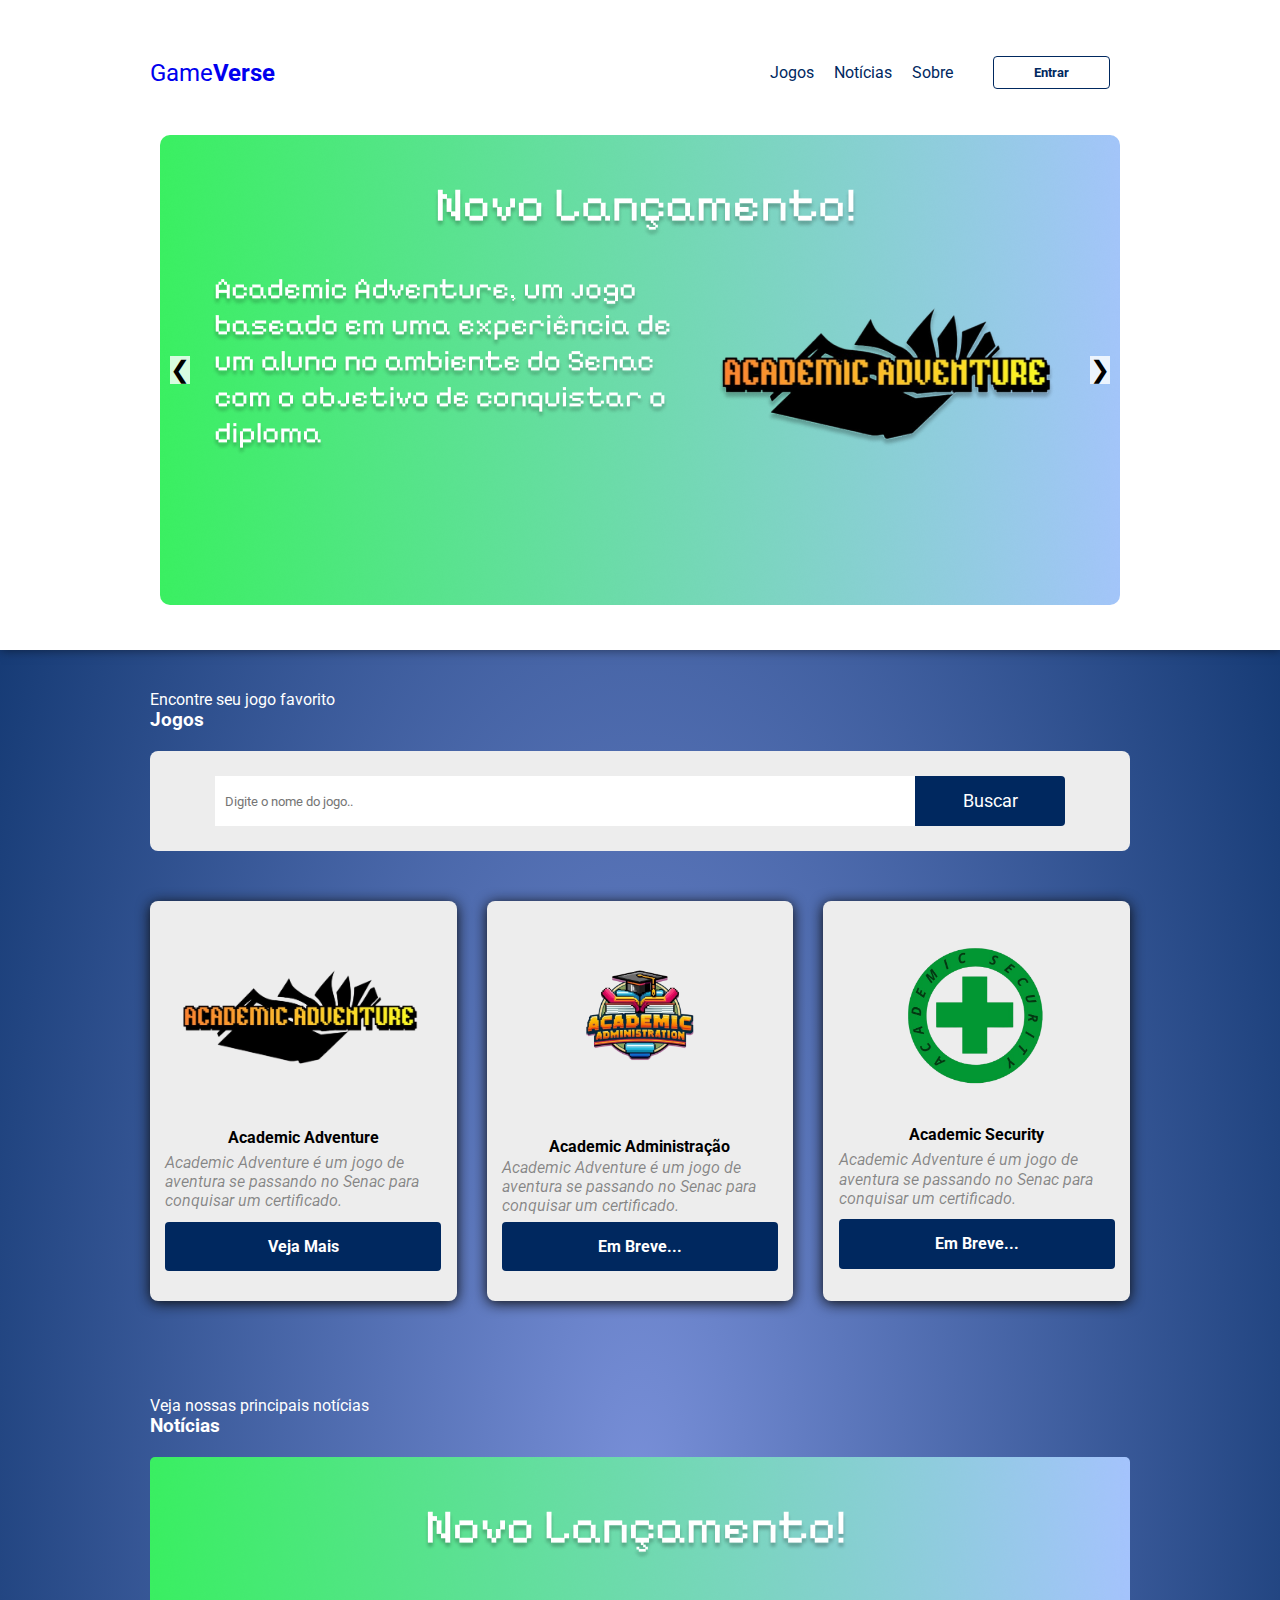
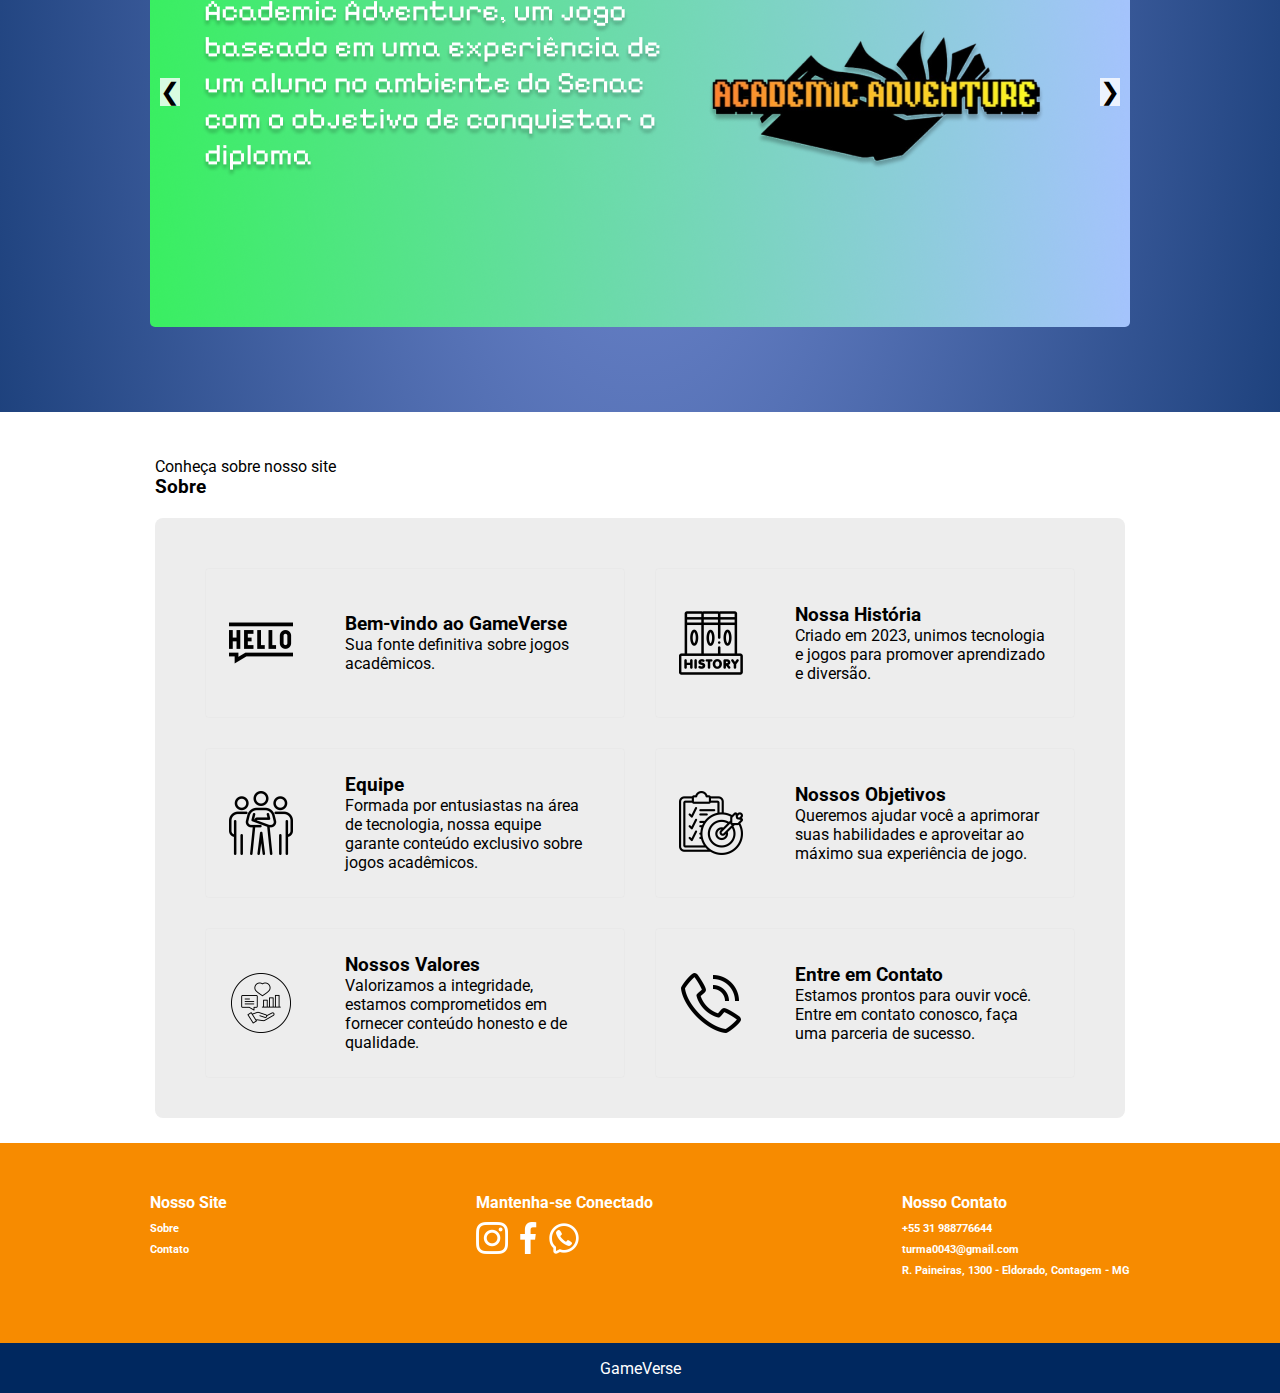
<file: pages/index.html>
<!DOCTYPE html>
<html lang="en">
<head>
    <meta charset="UTF-8">
    <meta http-equiv="X-UA-Compatible" content="IE=edge" />
    <meta name="viewport" content="width=device-width, initial-scale=1.0">
    <title>GameVerse - Home</title>
    <link rel="stylesheet" href="/styles/index.css">
    <script src="/scripts/script-header.js">
    </script>
</head>
<body>
    <header>
        <div class="content">
            <nav>
              <p class="brand">
                <a href="/index.html">Game<strong>Verse</strong></a>
            </p>            
                <ul>
                    <li><a href="#games">Jogos</a></li>
                    <li><a href="#galery">Notícias</a></li>
                    <li><a href="#about">Sobre</a></li>
                    <button onclick="window.location.href='/pages/login.html'">Entrar</button>

                </ul>
            </nav>
            <div class="header-block">
              <div class="carousel-header">
                <div class="imagens-header fade-header">
                  <img src="/assets/Group 1.png" alt="Imagem1">
                  <img src="/assets/Group 2.png" alt="Imagem2">
                  <img src="/assets/lançamento1.png" alt="Imagem3">
              </div>
              <button class="button-header prev-header" onclick ='move(-1)'>&#10094;</button>
              <button class="button-header next-header" onclick ='move(1)'>&#10095;</button>
        </div>
    </header>
    <section class="catalog" id="games">
        <div class="content">
          <div class="title-wrapper-catalog">
            <p>Encontre seu jogo favorito</p>
            <h3>Jogos</h3>
          </div>
          <div class="filter-card">
            <input
              type="text"
              class="search-input"
              placeholder="Digite o nome do jogo.."
            />
            <button class="search-button">Buscar</button>
          </div>
          <div class="card-wrapper">
            <div class="card-item">
              <img src="/assets/Academic Adventure.png" alt="adventure" />
              <div class="card-content">
                <h3>Academic Adventure</h3>
                <p>
                  Academic Adventure é um jogo de aventura se passando no Senac para conquisar um certificado.
                </p>
                <button type="button">Veja Mais</button>
              </div>
            </div>
            <div class="card-adm">
              <img src="/assets/adm.png" alt="adm" />
              <div class="card-content-adm">
                <h3>Academic Administração</h3>
                <p>Academic Adventure é um jogo de aventura se passando no Senac para conquisar um certificado.
                </p>
                <button type="button">Em Breve...</button>
              </div>
            </div>
            <div class="card-sec">
              <img src="/assets/security.png" alt="sec" />
              <div class="card-content-sec">
                <h3>Academic Security</h3>
                <p>Academic Adventure é um jogo de aventura se passando no Senac para conquisar um certificado.
                </p>
                <button type="button">Em Breve...</button>
              </div>
            </div>
            
          </div>
        </div>
      </section>

      <section class="galery" id="galery">
        <div class="content">
          <div class="texto">
            <p>Veja nossas principais notícias</p>
            <h3>Notícias</h3>
          </div>
          <div class="carousel">
            <div class="imagens fade">
              <img src="/assets/Group 1.png" alt="Imagem1">
              <img src="/assets/Group 2.png" alt="Imagem2">
              <img src="/assets/lançamento1.png" alt="Imagem3">
          </div>
          <button class="button prev" onclick ='move(-1)'>&#10094;</button>
          <button class="button next" onclick ='move(1)'>&#10095;</button>
        </div>
      </section>

      <section class="features" id="about">
        <div class="content">
          <div class="title-wrapper-features">
            <p>Conheça sobre nosso site</p>
            <h3>Sobre</h3>
          </div>
          <div class="feature-card-block">
            <div class="feature-card-item">
              <img src="/assets/hello_5110575.png" alt="welcome">
              <div class="feature-text-content">
                <h3>Bem-vindo ao GameVerse</h3>
                <p>Sua fonte definitiva sobre jogos acadêmicos.</p>
              </div>
            </div>            
            <div class="feature-card-item">
              <img src="/assets/history_1825422.png" alt="Feature">
              <div class="feature-text-content">
                <h3>Nossa História</h3>
                <p>Criado em 2023, unimos tecnologia e jogos para promover aprendizado e diversão.</p>
              </div>
            </div>            
            <div class="feature-card-item">
              <img src="/assets/business-teamwork_17612865.png" alt="Feature">
              <div class="feature-text-content">
                <h3>Equipe</h3>
                <p>Formada por entusiastas na área de tecnologia, nossa equipe garante conteúdo exclusivo sobre jogos acadêmicos.</p>
              </div>
            </div>            
            <div class="feature-card-item">
              <img src="/assets/goal_6756991.png" alt="Feature">
              <div class="feature-text-content">
                <h3>Nossos Objetivos</h3>
                <p>Queremos ajudar você a aprimorar suas habilidades e aproveitar ao máximo sua experiência de jogo.</p>
              </div>
            </div>
            <div class="feature-card-item">
              <img src="/assets/impact_11152615.png" alt="Feature">
              <div class="feature-text-content">
                <h3>Nossos Valores</h3>
                <p>Valorizamos a integridade, estamos comprometidos em fornecer conteúdo honesto e de qualidade.</p>
              </div>
            </div>            
            <div class="feature-card-item">
              <img src="/assets/telephone-call_3059457.png" alt="Feature">
              <div class="feature-text-content">
                <h3>Entre em Contato</h3>
                <p>Estamos prontos para ouvir você. Entre em contato conosco, faça uma parceria de sucesso.</p>
              </div>
            </div>
          </div>
        </div>
      </section>

      <footer>
        <div class="main">
            <div class="content footer-links">
              <div class="footer-company">
                <h4>Nosso Site</h4>
                <h6>Sobre</h6>
                <h6>Contato</h6>
              </div>
                <div class="footer-social">
                  <h4>Mantenha-se Conectado</h4>
                  <div class="social-icons">
                    <img src="/assets/instagram.png" alt="Instagram">
                    <img src="/assets/facebook.png" alt="Facebook">
                    <img src="/assets/whatsapp-svgrepo-com.png" alt="Whatsapp">
                  </div>
                </div>
                <div class="footer-contact">
                  <h4>Nosso Contato</h4>
                  <h6>+55 31 988776644</h6>
                  <h6>turma0043@gmail.com</h6>
                  <h6>R. Paineiras, 1300 - Eldorado, Contagem - MG</h6>
                </div>
              </div>
            </div>
            <div class="last">
              GameVerse
            </div>
      </footer>
</body>
</html>
</file>
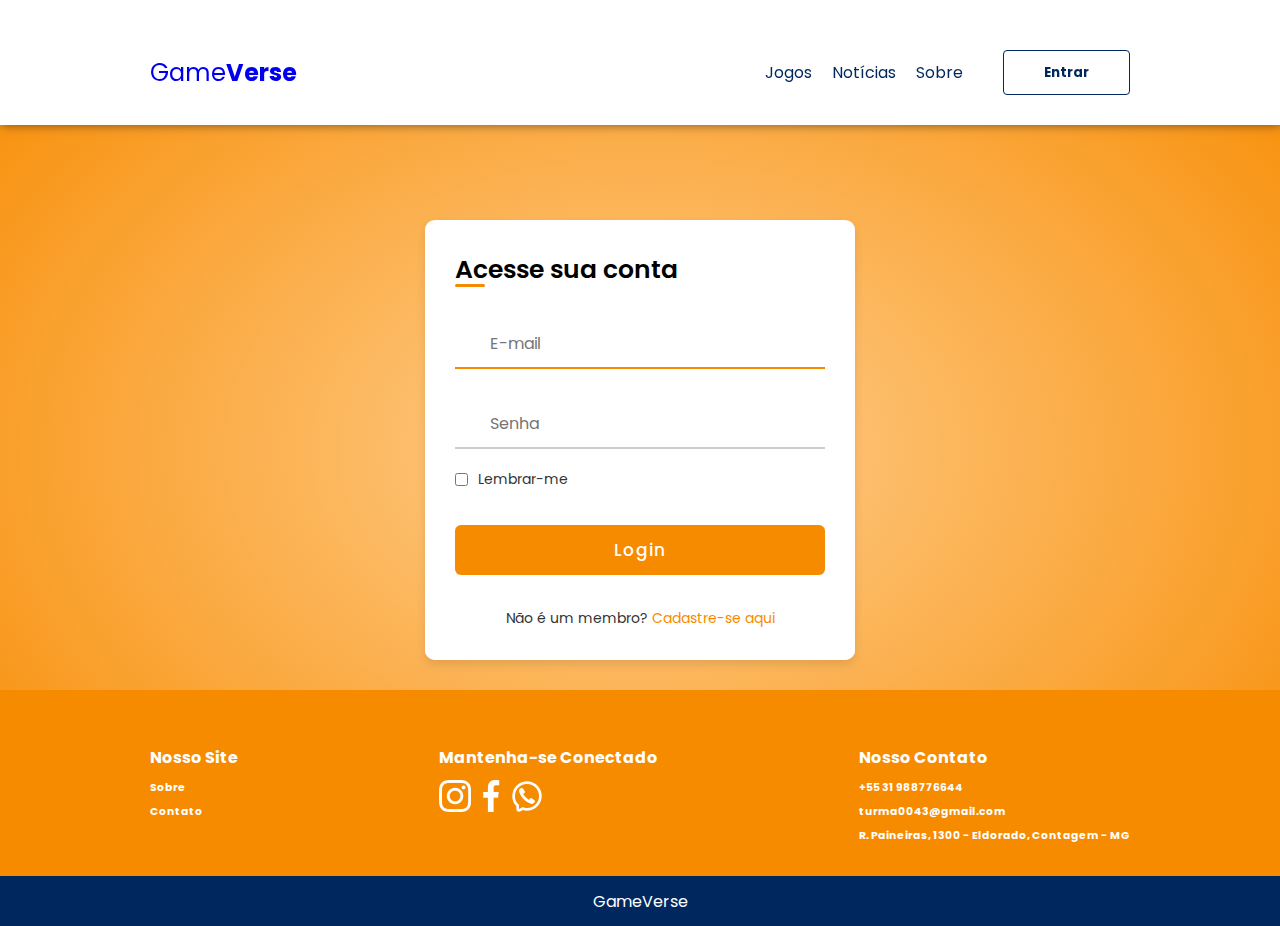
<file: pages/login.html>
<!DOCTYPE html>
<!-- Coding By CodingNepal - codingnepalweb.com -->
<html lang="en">
  <head>
    <meta charset="UTF-8" />
    <meta http-equiv="X-UA-Compatible" content="IE=edge" />
    <meta name="viewport" content="width=device-width, initial-scale=1.0" />
    <!-- ===== Iconscout CSS ===== -->
    <link rel="stylesheet" href="https://unicons.iconscout.com/release/v4.0.0/css/line.css" />
    <!-- ===== CSS ===== -->
    <link rel="stylesheet" href="/styles/login.css" />
    <title>GameVerse - Login</title>
  </head>
  <body>
    <header>
      <div class="content">
          <nav>
            <p class="brand">
              <a href="/index.html">Game<strong>Verse</strong></a>
          </p>
              <ul>
                  <li><a href="/index.html#games">Jogos</a></li>
                  <li><a href="/index.html#galery">Notícias</a></li>
                  <li><a href="/index.html#about">Sobre</a></li>
                  <button onclick="window.location.href='/pages/login.html'">Entrar</button>

              </ul>
          </nav>
    </header>
    <div class="container">
      <div class="forms">

        <!-- Login Form -->
        <div class="form login">
          <span class="title">Acesse sua conta</span>

          <form action="#" method="post">
            <div class="input-field">
              <label for="email">
              <input type="email" name="email" id="email" placeholder="E-mail"/>
            </label>
              <i class="uil uil-envelope icon"></i>
            </div>
            <div class="input-field">
              <label for="password">
              <input type="password" class="password" name="password" id="password" placeholder="Senha" required minlength="8" maxlength="20" />
            </label>
              <i class="uil uil-lock icon"></i>
              <i class="uil uil-eye-slash showHidePw"></i>
            </div>

            <div class="checkbox-text">
              <div class="checkbox-content">
                <input type="checkbox" id="logCheck" />
                <label for="logCheck" class="text">Lembrar-me</label>
              </div>

              <!-- <a href="#" class="text">Esqueceu sua senha?</a> -->
            </div>

            <div class="input-field button">
              <input type="submit" value="Login" />
            </div>
          </form>

          <div class="login-signup">
            <span class="text"
              >Não é um membro?
              <a href="#" class="text signup-link">Cadastre-se aqui</a>
            </span>
          </div>
        </div>

        <!-- Registration Form -->
        <div class="form signup">
          <span class="title">Criar conta</span>

          <form action="cadastro.php" method="GET">
            <div class="input-field">
              <label for="name">
              <input type="text" name="name" id="name" placeholder="Nome" required  maxlength="100" />
            </label>
              <i class="uil uil-user"></i>
            </div>
            <div class="input-field">
              <label for="email">
              <input type="email" name="email" id="email" placeholder="E-mail" required />
            </label>
              <i class="uil uil-envelope icon"></i>
            </div>
            <div class="input-field">
              <label for="pass">
              <input type="password" class="password" name="pass" id="pass" placeholder="Crie uma senha" required minlength="8" maxlength="20"/>
            </label>
              <i class="uil uil-lock icon"></i>
            </div>
            <div class="input-field">
              <label for="pass">
              <input type="password" class="password" name="pass" id="pass" placeholder="Confirme a senha" required minlength="8" maxlength="20"/>
            </label>
              <i class="uil uil-lock icon"></i>
              <i class="uil uil-eye-slash showHidePw"></i>
            </div>

            <div class="checkbox-text">
              <div class="checkbox-content">
                <input type="checkbox" id="termCon" />
                <label for="termCon" class="text">Aceito todos os termos e condições</label>
              </div>
            </div>

            <div class="input-field button">
              <input type="submit" value="Cadastrar" />
            </div>
          </form>

          <div class="login-signup">
            <span class="text"
              >Já possui uma conta?
              <a href="#" class="text login-link">Entre aqui</a>
            </span>
          </div>
        </div>
      </div>
    </div>

    <footer>
      <div class="main">
          <div class="content footer-links">
            <div class="footer-company">
              <h4>Nosso Site</h4>
              <h6>Sobre</h6>
              <h6>Contato</h6>
            </div>
              <div class="footer-social">
                <h4>Mantenha-se Conectado</h4>
                <div class="social-icons">
                  <img src="/assets/instagram.png" alt="Instagram">
                  <img src="/assets/facebook.png" alt="Facebook">
                  <img src="/assets/whatsapp-svgrepo-com.png" alt="Whatsapp">
                </div>
              </div>
              <div class="footer-contact">
                <h4>Nosso Contato</h4>
                <h6>+55 31 988776644</h6>
                <h6>turma0043@gmail.com</h6>
                <h6>R. Paineiras, 1300 - Eldorado, Contagem - MG</h6>
              </div>
            </div>
          </div>
          <div class="last">
            GameVerse
          </div>
    </footer>
    <script src="/scripts/login.js"></script>
  </body>
</html>
</file>
<file: styles/index.css>
/* font import*/
@import url('https://fonts.googleapis.com/css2?family=Roboto:wght@400;700&display=swap');

* {
    margin: 0px;
    padding: 0px;
    box-sizing: border-box;
    outline: none;
    font-family: 'Roboto', sans-serif;
}

:root {
    --orange: #f78b00;
    --blue: #00285f;
    --gray: #ededed;
}

/*Config-Geral*/

html, body {
    width: 100%;
    overflow-x: hidden;
    background: radial-gradient(#788fd8, #00285f);
    scroll-behavior: smooth;
    font-size: 16px;
    transition: font-size 0.3s ease;
}

body.large-font {
    font-size: 18px;
}

body.small-font {
    font-size: 14px;
}

/* Estilo para modo de contraste */
body.high-contrast {
    background-color: black;
    color: white;
}

/* Modificar o header */
body.high-contrast header {
    background-color: #222;
    color: white;
}

/* Modificar as sections */
body.high-contrast section {
    background-color: #333;
    color: white;
}

/* Estilo para o footer no modo de contraste */
body.high-contrast footer {
    background-color: #444; /* Fundo preto no modo de contraste */
    color: white; /* Cor do texto branca no modo de contraste */
}

body.high-contrast footer a {
    color: #f78b00; /* Links do footer em cor laranja */
}

/* Modificar o 'last' (último bloco) */
body.high-contrast .last {
    background-color: #111;
    color: white;
}

/* Modificar o card-sec */
body.high-contrast .card-sec {
    background-color: #444;
    color: white;
}

body.high-contrast .card-sec p {
    color: white;
}

body.high-contrast .card-sec button {
    background-color: #555;
    color: white;
}

/* Modificar o card-item */
body.high-contrast .card-item {
    background-color: #444;
    color: white;
}

body.high-contrast .card-item p {
    color: white;
}

body.high-contrast .card-item button {
    background-color: #555;
    color: white;
}

/* Modificar o card-adm */
body.high-contrast .card-adm {
    background-color: #444;
    color: white;
}

body.high-contrast .card-adm p {
    color: white;
}   

body.high-contrast .card-adm button {
    background-color: #555;
    color: white;
}

/* Modificar o feature-card-block */
body.high-contrast .feature-card-block {
    background-color: #444; /* Fundo escuro */
    color: white; /* Texto claro */
}


/* Modificar os ícones dentro da feature-card-block */
body.high-contrast .feature-card-block i {
    color: #f78b00; /* Ícones laranja */
}

/* Modificar os ícones dentro do filter-card */
body.high-contrast .filter-card {
    background-color: #444;
}
body.high-contrast .filter-card input {
    background-color: #666;
    color: wheat;
}

body.high-contrast header a {
    color: #f78b00;
}

body.high-contrast ul li a:hover {
    color: #ffffff83;
}


/* Alterando o comportamento dos ícones no footer */
body.high-contrast .footer-social img {
    filter: brightness(0) invert(1); /* Inverter cores para ícones sociais visíveis */
}

/* Modificar o texto nos botões */
body.high-contrast button {
    background-color: #555;
    color: white;
}

/* Modificar o painel de acessibilidade */
body.high-contrast .accessibility-controls {
    background-color: #333;
    color: white;
}

body.high-contrast #open-accessibility button {
    background-color: #555;
    color: white;
}

/* Modificar os links no footer */
body.high-contrast .footer-links h4,
body.high-contrast .footer-links h6 {
    color: white;
}

/* Estilo do botão quando o modo de alto contraste está ativado */
body.high-contrast #open-accessibility {
    background-color: #f78b00; /* Cor de fundo laranja */
    color: white; /* Cor do texto em branco */
}

/* Estilo do botão quando o modo de contraste não está ativado */
body:not(.high-contrast) #open-accessibility {
    background-color: #fff;
    color: black;
}


/* Estilo do painel de acessibilidade */
.accessibility-controls {
    font-size: 16px;
    position: fixed;
    bottom: 80px; /* Distância inicial de onde o botão está */
    right: 20px; /* Posiciona à direita */
    background-color: #fff;
    padding: 10px;
    border-radius: 5px;
    box-shadow: 0 0 10px rgba(218, 145, 9, 0.5);
    opacity: 0; /* Inicialmente invisível */
    transform: translateY(20px); /* Inicialmente movido para baixo */
    visibility: hidden; /* Inicialmente oculto */
    transition: opacity 0.5s ease, transform 0.5s ease-in-out; /* Animações de opacidade e movimento */
    z-index: 9999;
}

/* Mostrar o painel com animação */
.accessibility-controls.show {
    visibility: visible;
    opacity: 1;
    transform: translateY(0); /* Ao aparecer, o painel desliza para o lugar correto */
}

/* Estilo para o botão de abrir acessibilidade */
#open-accessibility {
    position: fixed;
    bottom: 20px;
    right: 20px;
    padding: 10px;
    background-color: #fff;
    border: none;
    border-radius: 5px;
    box-shadow: 0 0 10px rgba(218, 145, 9, 0.5);
    cursor: pointer;
    z-index: 10000;
}

/* Estilo para o botão de fechar */
#close-accessibility {
    background-color: red;
    color: white;
    border: none;
    cursor: pointer;
}

.accessibility-controls button {
    margin: 5px;
    padding: 5px 10px;
    font-size: 16px;
    cursor: pointer;
}

/*Cabeçalho*/

header {
    width: 100%;
    height: 650px;
    background: white;
    box-shadow: 1px 0px 10px 0px rgba(0, 0, 0, 0.5);
    -webkit-box-shadow: 1px 0px 10px 0px rgba(0, 0, 0, 0.5);
    -moz-box-shadow: 1px 0px 10px 0px rgba(0, 0, 0, 0.5);
}

.content {
    max-width: 1000px;
    min-width: 300px;
    margin: 0 auto;
    display: flex;
    flex-direction: column;
    padding: 10px;
}

/*Navegação*/

nav {
    width: 100%;
    height: 125px;
    display: flex;
    flex-direction: row;
    align-items: center;
    justify-content: space-between;
}

.brand {
    font-size: 24px;
    color: var(--blue);
    cursor: pointer;
}

.brand a {
    text-decoration: none;
}

.brand a:visited {
    color: inherit;
    /* Garante que a cor não mude após clicar */
}

nav .brand .logo {
    width: 100px;
    height: 100px;
    margin-top: 20px;
    margin-left: 20px;
}

nav ul {
    display: flex;
    flex-direction: row;
    align-items: center;
    /* Alinha todos os itens verticalmente ao centro */
    justify-content: flex-start;
    /* Alinha à esquerda */
    margin-right: 20px;
    /* Garantir um pequeno espaço da direita */
}

nav ul li {
    list-style: none;
    padding: 10px;
    cursor: pointer;
    display: flex;
    align-items: center;
    /* Alinha o texto e o ícone no centro */
}

nav ul li span {
    color: var(--orange);
    /* Cor do texto */
    font-weight: bold;
    font-size: 1.2em;
    padding: 5px 10px;
    border-radius: 5px;
}

nav ul li a {
    color: var(--blue);
    text-decoration: none;
}

nav ul li a:hover {
    color: #00285f83;
}

nav ul button {
    border: 1px solid var(--blue);
    background: transparent;
    padding: 8px 40px;
    cursor: pointer;
    margin-left: 30px;
    color: var(--blue);
    font-weight: bold;
    border-radius: 4px;

}

nav ul button:hover {
    transition: background, color 0.5s;
    background: var(--blue);
    color: white;
}

/* Login/Logout Button Styles */
.login-button,
.logout-button {
    background-color: #4CAF50;
    /* Cor padrão para o botão de login */
    color: white;
    padding: 10px 20px;
    border: none;
    cursor: pointer;
    font-size: 16px;
    border-radius: 5px;
}

.logout-button {
    background-color: #f44336;
    /* Cor para logout */
}

/* Efeitos Hover */
.login-button:hover,
.logout-button:hover {
    opacity: 0.8;
}

.content .header-block {
    max-width: 1000px;
    min-width: 300px;
    height: 470px;
    position: relative;
    z-index: 10;
    padding: 10px;
}

.header-block {
    width: 100%;
    height: 100%;
    display: flex;
    align-items: center;
    justify-content: center;
    padding: 50px 10px;
}

.carousel-header {
    position: relative;
    overflow: hidden;
    border-radius: 10px;
}

.imagens-header {
    display: flex;
    transition: transform 0.5s ease;
    width: 100%;
}

.carousel-header img {
    width: 1000px;
    height: 470px;
}

.button-header {
    position: absolute;
    top: 50%;
    transform: translateY(-50%);
    background-color: rgba(255, 255, 255, 0.8);
    border: none;
    cursor: pointer;
    font-size: 24px;
}

.prev-header {
    left: 10px;
}

.next-header {
    right: 10px;
}

.fade-header {
    animation-name: fade;
    animation-duration: 1.5s;
}

@keyframes fade-header {
    from {
        opacity: 0.4
    }

    to {
        opacity: 1
    }
}

/* Dropdown container */
.dropdown {
    position: relative;
    display: inline-block;
}

/* Contêiner que agrupa o nome do usuário e o ícone */
.user-container {
    display: flex;
    align-items: center;
    cursor: pointer;
    padding: 5px 10px;

}

.user-container:hover {
    transition: 0.3s ease;
    background-color: rgba(0, 123, 255, 0.1);
    border-radius: 5px;
}

/* Ícone do usuário */
.user-icon {
    margin-left: 5px;
    font-size: 14px;
    color: var(--blue);
}

/* Dropdown menu */
.dropdown-menu {
    display: none;
    /* Oculto por padrão */
    position: absolute;
    top: 35px;
    /* Alinha abaixo do nome */
    right: 0;
    /* Alinha à direita do dropdown */
    background-color: white;
    border: 1px solid #ddd;
    min-width: 200px;
    box-shadow: 0px 8px 16px rgba(0, 0, 0, 0.2);
    z-index: 1000;
    border-radius: 5px;
    padding: 5px 0;
}

/* Links no dropdown */
.dropdown-menu li {
    list-style: none;
    padding: 10px 15px;
}

.dropdown-menu li a {
    text-decoration: none;
    font-size: 14px;
    color: var(--blue);
    display: block;
}

.dropdown-menu li a:hover {
    background-color: var(--orange);
    color: white;
    border-radius: 5px;
}

/* Exibir o menu quando a classe "active" for adicionada */
.dropdown.active .dropdown-menu {
    display: block;
}

/* Catalogo */

section .title-wrapper-catalog {
    color: white;
}

section .catalog {
    width: 100%;
    padding: 100px;
}

section .filter-card {
    width: 980px;
    height: 100px;
    background-color: var(--gray);
    border-radius: 8px;
    margin: 0 auto;
    display: flex;
    flex-direction: row;
    align-items: center;
    justify-content: center;
}

.search-input {
    width: 700px;
    height: 50px;
    border: none;
    border: 4px 0px 0px 4px;
    text-indent: 10px;
}

.search-button {
    width: 150px;
    height: 50px;
    border-radius: 0px 4px 4px 0px;
    border: none;
    background: var(--blue);
    color: white;
    cursor: pointer;
    font-size: 1.1em;
    transition: 0.3s ease;
}

.search-button:hover {
    background: #d3d2d2;
    color: var(--blue);
}

.title-wrapper-catalog {
    margin-top: 30px;
    padding-bottom: 20px;
}

section .card-wrapper {
    max-width: 1000px;
    height: 100%;
    display: grid;
    grid-template-columns: repeat(auto-fill, minmax(270px, 1fr));
    grid-gap: 30px;
    padding-top: 50px;

}

/* Card Adventure*/

section .card-item {
    position: relative;
    height: 400px;
    background-color: var(--gray);
    border-radius: 8px;
    display: flex;
    flex-direction: column;
    align-items: center;
    justify-content: space-around;
    box-shadow: 0 2px 14px #0c0c0c;
}

.card-content {
    height: 40%;
    display: flex;
    flex-direction: column;
    align-items: center;
    justify-content: space-around;
}

.card-item img {
    width: 85%;
    margin-top: 20px;
}

.card-item h4 {
    width: 90%;
}

.card-item p {
    width: 90%;
    font-style: italic;
    color: #00000070;
    margin-bottom: 5px;
}

.card-item button {
    width: 90%;
    max-width: 100%;  /* Garante que o botão não ultrapasse a largura do card */
    padding: 15px;
    border: none;
    background: var(--blue);
    border-radius: 4px;
    color: white;
    font-weight: bold;
    font-size: 1.1em;
    cursor: pointer;
    transition: 0.3s ease;
    margin-bottom: 10px;
}

.card-item button:hover {
    background: #cecece;
    color: var(--blue);
}

.favorite-icon,
.favorite-icon-adm,
.favorite-icon-sec {
    position: absolute;
    top: 10px;
    right: 10px;
    font-size: 36px;
    color: #ccc;
    cursor: pointer;
    transition: color 0.3s ease;
}

.favorite-icon:hover,
.favorite-icon-adm:hover,
.favorite-icon-sec:hover {
    color: red;
}

.favorite-message {
    position: fixed;
    bottom: 20px;
    left: 50%;
    transform: translateX(-50%);
    background-color: #28a745;
    /* Verde para sucesso */
    color: white;
    padding: 10px 20px;
    border-radius: 5px;
    font-size: 16px;
    z-index: 1000;
    box-shadow: 0 4px 6px rgba(0, 0, 0, 0.1);
}

.success-message {
    position: fixed;
    top: 20px;
    left: 50%;
    transform: translateX(-50%);
    background-color: green;
    color: white;
    padding: 10px 20px;
    border-radius: 5px;
    font-size: 16px;
    z-index: 9999;
    opacity: 1;
    transition: opacity 0.5s ease;
}


/* Card Administração*/

section .card-adm {
    position: relative;
    height: 400px;
    background-color: var(--gray);
    border-radius: 8px;
    display: flex;
    flex-direction: column;
    align-items: center;
    justify-content: space-around;
    box-shadow: 0 2px 14px #0c0c0c;
}

.card-content-adm {
    height: 35%;
    display: flex;
    flex-direction: column;
    align-items: center;
    justify-content: space-around;
    margin-bottom: 2px;
}

.card-adm img {
    width: 50%;
    margin-top: 15px;
}

.card-adm h4 {
    width: 90%;
}

.card-adm p {
    width: 90%;
    font-style: italic;
    color: #00000070;
    margin-bottom: 5px;
}

.card-adm button {
    width: 90%;
    padding: 15px;
    border: none;
    background: var(--blue);
    border-radius: 4px;
    color: white;
    font-weight: bold;
    font-size: 1.1em;
    cursor: not-allowed;
    transition: 0.3s ease;
    margin-bottom: 10px;
}

.favorite-message-adm {
    position: fixed;
    bottom: 20px;
    left: 50%;
    transform: translateX(-50%);
    background-color: #28a745;
    /* Verde para sucesso */
    color: white;
    padding: 10px 20px;
    border-radius: 5px;
    font-size: 16px;
    z-index: 1000;
    box-shadow: 0 4px 6px rgba(0, 0, 0, 0.1);
}

.success-message-adm {
    position: fixed;
    top: 20px;
    left: 50%;
    transform: translateX(-50%);
    background-color: green;
    color: white;
    padding: 10px 20px;
    border-radius: 5px;
    font-size: 16px;
    z-index: 9999;
    opacity: 1;
    transition: opacity 0.5s ease;
}

/* Card Security*/

section .card-sec {
    position: relative;
    height: 400px;
    background-color: var(--gray);
    border-radius: 8px;
    display: flex;
    flex-direction: column;
    align-items: center;
    justify-content: space-around;
    box-shadow: 0 2px 14px #0c0c0c;
}

.card-content-sec {
    height: 40%;
    display: flex;
    flex-direction: column;
    align-items: center;
    justify-content: space-around;
    margin-bottom: 5px;
}

.card-sec img {
    width: 48%;
    margin-top: 25px;
}

.card-sec h4 {
    width: 90%;
    margin-bottom: 20px;
}

.card-sec p {
    width: 90%;
    font-style: italic;
    color: #00000070;
    margin-bottom: 5px;
}

.card-sec button {
    width: 90%;
    padding: 15px;
    border: none;
    background: var(--blue);
    border-radius: 4px;
    color: white;
    font-weight: bold;
    font-size: 1.1em;
    cursor: not-allowed;
    transition: 0.3s ease;
    margin-bottom: 10px;
}

/* Card Adventure */
.card-item h3,
.card-item p,
.card-item button {
    font-size: 16px;  /* Tamanho fixo */
    line-height: 1.2;
}

/* Card Administração */
.card-adm h3,
.card-adm p,
.card-adm button {
    font-size: 16px;  /* Tamanho fixo */
    line-height: 1.2;
}

/* Card Security */
.card-sec h3,
.card-sec p,
.card-sec button {
    font-size: 16px;  /* Tamanho fixo */
    line-height: 1.2;
}

.card-sec button {
    margin-bottom: 10px;
}
.card-adm button {
    margin-bottom: 5px;
}


/*Notícias*/

section .texto {
    color: white;
    margin-bottom: 20px;
}

.galery {
    width: 100%;
    height: 100%;
    display: flex;
    align-items: center;
    justify-content: center;
    padding: 75px 10px;
}

.carousel {
    position: relative;
    overflow: hidden;
    border-radius: 5px 5px 5px 5px;
}

.imagens {
    display: flex;
    transition: transform 0.5s ease;
}

.carousel img {
    width: 1000px;
    height: 470px;
}

.button {
    position: absolute;
    top: 50%;
    transform: translateY(-50%);
    background-color: rgba(255, 255, 255, 0.8);
    border: none;
    cursor: pointer;
    font-size: 24px;
}

.prev {
    left: 10px;
}

.next {
    right: 10px;
}

.fade {
    animation-name: fade;
    animation-duration: 1.5s;
}

@keyframes fade {
    from {
        opacity: 0.4
    }

    to {
        opacity: 1
    }
}

/*Sobre*/

.features {
    width: 100%;
    height: 100%;
    background: white;
    display: flex;
    align-items: center;
    justify-content: center;
    padding: 15px 0px;
}

.title-wrapper-features {
    padding: 20px 0px;
}

.feature-card-block {
    max-width: 1000px;
    min-width: 300px;
    height: 600px;
    background: var(--gray);
    margin: 0 auto;
    border-radius: 8px;
    z-index: 10;
    padding: 50px;
    display: grid;
    grid-template-columns: repeat(auto-fill, minmax(420px, 1fr));
    grid-gap: 30px;
}

.feature-card-item {
    max-width: 420px;
    height: 150px;
    display: flex;
    flex-direction: row;
    align-items: center;
    justify-content: space-around;
    border: 1px solid #dedede3b;
    border-radius: 4px;
}

.feature-text-content {
    max-width: 60%;
    margin: 5px;
}

.feature-card-item img {
    width: 64px;
    height: 64px;
}

/*Rodapé*/

footer {
    width: 100%;
    height: 250px;
    background-color: var(--orange); /* Cor original */
    color: white; /* Cor do texto original */
}

footer .main {
    width: 100%;
    height: 200px;
    padding: 20px 0px;
}

.footer-links {
    max-width: 1000px;
    min-width: 300px;
    display: flex;
    flex-direction: row;
    justify-content: space-between;
    margin-top: 20px;
}

.footer-company,
.footer-rental,
.footer-contact,
.footer-social {
    color: white;
    height: 100%;
    min-height: 100px;
}

.footer-links h4 {
    margin-bottom: 10px;
}

.footer-links h6 {
    margin-bottom: 8px;
}

.main .footer-social img {
    width: 32px;
    height: 32px;
    cursor: pointer;
}

footer .last {
    width: 100%;
    height: 50px;
    background: var(--blue);
    color: white;
    display: flex;
    align-items: center;
    justify-content: center;
}

/*Resposividade*/

@media (max-width: 576px) {
    nav ul li {
        display: none;
    }

    .header-block img {
        width: 540px;
    }

    .header-block .text {
        position: absolute;
        bottom: 10%;
        left: 15%;
    }

    section .filter-card {
        width: 390px;
        padding: 0px 10px;
    }

    .search-input {
        max-width: 700px;
        min-width: 240px;
    }

    .search-button {
        max-width: 150px;
        min-width: 80px;
    }

    .card-item img {
        width: 50%;
        padding: 0px 10px;
    }

    .card-adm img {
        width: 50%;
        padding: 0px 10px;
    }

    .card-sec img {
        width: 30%;
        padding: 0px 10px;
    }

    .galery {
        margin-top: 100px;
    }

    .galery img {
        width: 390px;
        padding: 0px 10px;
    }

    .texto {
        margin-bottom: 20px;
    }

    .galery-content {
        flex-direction: column;
        height: 100%;
    }

    .features {
        height: 100%;
    }

    .feature-card-block {
        height: 100%;
        display: flex;
        flex-direction: column;
    }

    footer {
        height: 100%;
    }

    footer .main {
        height: 100%;
    }

    .footer-links {
        flex-direction: column;
        padding-left: 10%;
    }
}
</file>
<file: styles/login.css>
/* ===== Google Font Import - Poformsins ===== */
@import url('https://fonts.googleapis.com/css2?family=Poppins:wght@300;400;500;600;700&display=swap');

* {
    margin: 0;
    padding: 0;
    box-sizing: border-box;
    font-family: 'Poppins', sans-serif;
}

:root {
    --orange: #f78b00;
    --blue: #00285f;
    --gray: #ededed;
}

html, body {
    height: 100%;
    margin: 0;
}

body {
    height: 100vh;
    display: flex;
    flex-direction: column;
    align-items: center;
    justify-content: center;
    background: radial-gradient(#ffce8e, #f78b00);
}

/*Cabeçalho*/

header {
    position: fixed;
    top: 0;
    left: 0;
    width: 100%;
    height: 125px;
    background: white;
    box-shadow: 1px 0px 10px 0px rgba(0, 0, 0, 0.5);
    -webkit-box-shadow: 1px 0px 10px 0px rgba(0, 0, 0, 0.5);
    -moz-box-shadow: 1px 0px 10px 0px rgba(0, 0, 0, 0.5);
    z-index: 1000;
}

.content {
    max-width: 1000px;
    min-width: 300px;
    margin: 0 auto;
    display: flex;
    flex-direction: column;
    padding: 10px;
}

/*Navegação*/

nav {
    width: 100%;
    height: 125px;
    display: flex;
    flex-direction: row;
    align-items: center;
    justify-content: space-between;
}

.brand  {
    font-size: 24px;
    color: var(--blue);
    cursor: pointer;
}

.brand a {
    text-decoration: none;
}

nav .brand .logo {
    width: 130px;
    height: 130px;
    margin-left: 20px;
}

.brand a:visited {
    color: inherit; /* Garante que a cor não mude após clicar */
}

nav ul {
    display: flex;
    flex-direction: row;
}

nav ul li {
    list-style: none;
    padding: 10px;
    cursor: pointer;
}

nav ul li a {
    color: var(--blue);
    text-decoration: none;
}

nav ul li a:hover {
    color: #00285f83;
}

nav ul button {
    border: 1px solid var(--blue);
    background: transparent;
    padding: 8px 40px;
    cursor: pointer;
    margin-left: 30px;
    color:  var(--blue);
    font-weight: bold;
    border-radius: 4px;

}

nav ul button:hover {
    transition:  background, color 0.5s;
    background: var(--blue);
    color: white;
}

.container {
    position: relative;
    max-width: 430px;
    width: 100%;
    background: #fff;
    border-radius: 10px;
    box-shadow: 0 5px 10px rgba(0, 0, 0, 0.1);
    overflow: hidden;
    margin: 100px auto 20px auto;
}

.container .forms {
    display: flex;
    align-items: center;
    height: 440px;
    width: 200%;
    transition: height 0.2s ease;
}


.container .form {
    width: 50%;
    padding: 30px;
    background-color: #fff;
    transition: margin-left 0.18s ease;
}

.container.active .login {
    margin-left: -50%;
    opacity: 0;
    transition: margin-left 0.18s ease, opacity 0.15s ease;
}

.container .signup {
    opacity: 0;
    transition: opacity 0.09s ease;
}

.container.active .signup {
    opacity: 1;
    transition: opacity 0.2s ease;
}

.container.active .forms {
    height: 600px;
}

.container .form .title {
    position: relative;
    font-size: 25px;
    font-weight: 600;
}

.form .title::before {
    content: '';
    position: absolute;
    left: 0;
    bottom: 0;
    height: 3px;
    width: 30px;
    background-color: var(--orange);
    border-radius: 25px;
}

.form .input-field {
    position: relative;
    height: 50px;
    width: 100%;
    margin-top: 30px;
}

.input-field input {
    position: absolute;
    height: 100%;
    width: 100%;
    padding: 0 35px;
    border: none;
    outline: none;
    font-size: 16px;
    border-bottom: 2px solid #ccc;
    border-top: 2px solid transparent;
    transition: all 0.2s ease;
}

.input-field input:is(:focus, :valid) {
    border-bottom-color:var(--orange);
}

.input-field i {
    position: absolute;
    top: 50%;
    transform: translateY(-50%);
    color: #999;
    font-size: 23px;
    transition: all 0.2s ease;
}

.input-field input:is(:focus, :valid)~i {
    color: var(--orange);
}

.input-field i.icon {
    left: 0;
}

.input-field i.showHidePw {
    right: 0;
    cursor: pointer;
    padding: 10px;
}

.form .checkbox-text {
    display: flex;
    align-items: center;
    justify-content: space-between;
    margin-top: 20px;
}

.checkbox-text .checkbox-content {
    display: flex;
    align-items: center;
}

.checkbox-content input {
    margin-right: 10px;
    accent-color:var(--orange);
}

.form .text {
    color: #333;
    font-size: 14px;
}

.form a.text {
    color: var(--orange);
    text-decoration: none;
}

.form a:hover {
    text-decoration: underline;
}

.form .button {
    margin-top: 35px;
}

.form .button input {
    border: none;
    color: #fff;
    font-size: 17px;
    font-weight: 500;
    letter-spacing: 1px;
    border-radius: 6px;
    background-color: var(--orange);
    cursor: pointer;
    transition: all 0.3s ease;
}

.button input:hover {
    background-color: var(--gray);
    color: #333;
}

.form .login-signup {
    margin-top: 30px;
    text-align: center;
}

/*Rodapé*/

footer {
    position: relative;
    width: 100%;
    height: 225px;
    margin-top: 0;
    padding-top: 10px;
    max-height: 100px; /* Ajuste conforme necessário */
    justify-content: space-between; /* Distribui os itens */
    align-items: center; /* Centraliza verticalmente */
}

footer .main {
    width: 100%;
    height: 186px;
    background-color: var(--orange);
    padding: 20px 0px;
}

.footer-links {
    max-width: 1000px;
    min-width: 300px;
    display: flex;
    flex-direction: row;
    justify-content: space-between;
    margin-top: 25px;
}

.footer-company, .footer-social {
    color: white;
    height: 100%;
    min-height: 100px;   
}

.footer-contact {
    color: white;
}

.footer-links h4 {
    margin-bottom: 10px;
}

.footer-links h6 {
    margin-bottom: 8px;
}

.main .footer-social img {
    width: 32px;
    height: 32px;
    cursor: pointer;
}

footer .last {
    width: 100%;
    height: 50px;
    background: var(--blue);
    color: white;
    display: flex;
    align-items: center;
    justify-content: center;
}

/*Resposividade*/

@media (max-width: 576px) {
    nav ul li {
        display: none;
    }

    .header-block img {
        width: 540px;
    }

    .header-block .text {
        position: absolute;
        bottom: 10%;
        left: 15%;
    }

    section .filter-card {
        width: 390px;
        padding: 0px 10px;
    }

    .search-input {
        max-width: 700px;
        min-width: 240px;
    }

    .search-button {
        max-width: 150px;
        min-width: 80px;
    }

    .card-item img {
        width: 50%;
        padding: 0px 10px;
    }
    .card-adm img {
        width: 50%;
        padding: 0px 10px;
    }
    .card-sec img {
        width: 30%;
        padding: 0px 10px;
    }

    .galery {
        margin-top: 100px;
    }

    .galery img {
        width: 390px;
        padding: 0px 10px;
    }

    .texto {
        margin-bottom: 20px;
    }

    .galery-content {
        flex-direction: column;
        height: 100%;
    }

    .features {
        height: 100%;
    }

    .feature-card-block {
        height: 100%;
        display: flex;
        flex-direction: column;
    }

    footer {
        height: 100%;
    }

    footer .main {
        height: 100%;
    }

    .footer-links {
        flex-direction: column;
        padding-left: 10%;
    }
}
</file>
